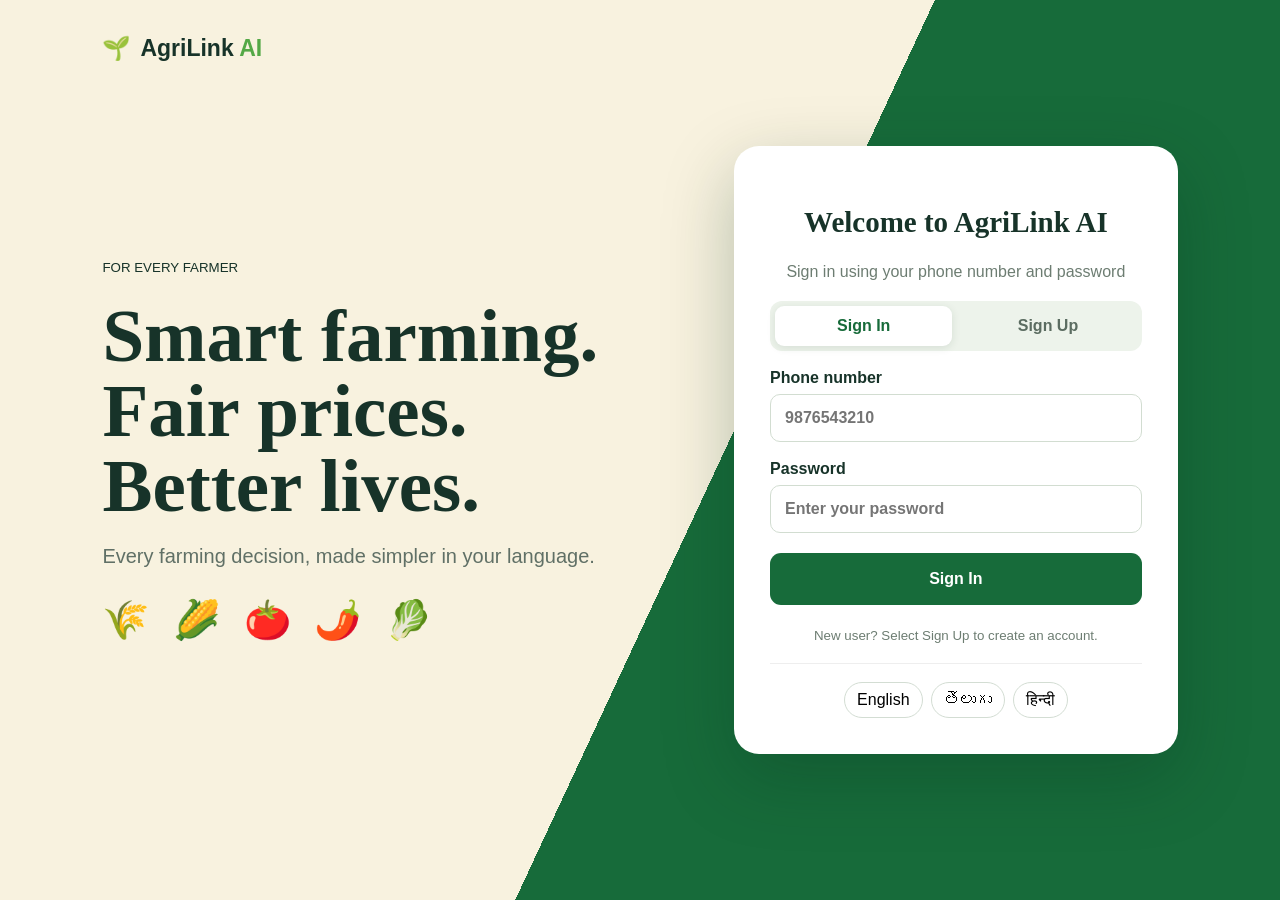
<file: src/main/resources/static/index.html>
<!doctype html>
<html lang="en">
  <head>
    <meta charset="UTF-8" />
    <meta name="viewport" content="width=device-width,initial-scale=1" />
    <meta name="description" content="AgriLink AI helps farmers find buyers, share transport, calculate profit and make better harvest decisions." />
    <meta name="robots" content="index,follow" />
    <meta name="theme-color" content="#176b3a" />
    <meta property="og:title" content="AgriLink AI" />
    <meta property="og:description" content="Smart farming, fair prices and verified buyer matching for every farmer." />
    <meta property="og:type" content="website" />
    <title>AgriLink AI</title>
    <link rel="stylesheet" href="style.css?v=3" />
  </head>
  <body>
    <main id="login" class="screen login">
      <div class="brand">
        🌱 <b>AgriLink <i>AI</i></b>
      </div>
      <section class="intro">
        <small>FOR EVERY FARMER</small>
        <h1 id="tagline">Smart farming. Fair prices. Better lives.</h1>
        <p id="introText">
          Every farming decision, made simpler in your language.
        </p>
        <div class="crops">🌾 🌽 🍅 🌶️ 🥬</div>
      </section>
      <section class="panel">
        <h2 id="welcome">Welcome to AgriLink AI</h2>
        <p id="safeText">Sign in using your phone number and password</p>
        <div class="authTabs" role="tablist">
          <button id="signInTab" class="active" type="button" onclick="showAuthMode('signin')">Sign In</button>
          <button id="signUpTab" type="button" onclick="showAuthMode('signup')">Sign Up</button>
        </div>
        <form id="signInForm" class="authForm">
          <label><span id="mobileLabel">Phone number</span>
            <input id="loginMobile" inputmode="numeric" maxlength="10" autocomplete="username" placeholder="9876543210" required />
          </label>
          <label>Password
            <input id="loginPassword" type="password" minlength="6" autocomplete="current-password" placeholder="Enter your password" required />
          </label>
          <button id="otpBtn" class="primary" type="submit">Sign In</button>
        </form>
        <form id="signUpForm" class="authForm hidden">
          <label>Full name
            <input id="signupName" maxlength="100" autocomplete="name" placeholder="Ramesh Kumar" required />
          </label>
          <label>Phone number
            <input id="signupMobile" inputmode="numeric" maxlength="10" autocomplete="username" placeholder="9876543210" required />
          </label>
          <label>District
            <input id="signupDistrict" maxlength="100" placeholder="Ongole" />
          </label>
          <label>Password
            <input id="signupPassword" type="password" minlength="6" maxlength="72" autocomplete="new-password" placeholder="Minimum 6 characters" required />
          </label>
          <label>Confirm password
            <input id="signupConfirmPassword" type="password" minlength="6" maxlength="72" autocomplete="new-password" placeholder="Enter password again" required />
          </label>
          <button id="guestBtn" class="primary" type="submit">Create Account</button>
        </form>
        <small id="loginMessage" aria-live="polite">New user? Select Sign Up to create an account.</small>
        <div class="languages">
          <button onclick="changeLanguage('en')">English</button
          ><button onclick="changeLanguage('te')">తెలుగు</button
          ><button onclick="changeLanguage('hi')">हिन्दी</button>
        </div>
      </section>
    </main>
    <main id="setup" class="screen setup hidden">
      <section class="panel">
        <div class="pin">📍</div>
        <h2 id="locationTitle">Location & Language</h2>
        <p id="chooseText">Choose your language. You can change it later.</p>
        <div class="detected">
          📍
          <span
            ><small id="detectedLabel">DETECTED LOCATION</small
            ><b id="placeText">Location not detected yet</b></span
          ><span id="locationStatusIcon">…</span>
        </div>
        <div class="suggest">
          🌐
          <span id="suggestText"
            >We detected Telangana. Continue in Telugu?</span
          >
        </div>
        <button id="yesBtn" class="primary" onclick="continueTelugu()">
          Yes, continue in Telugu</button
        ><button id="detectLocationBtn" class="secondary" type="button" onclick="requestDeviceLocation()">
          📍 Detect My Location
        </button>
        <small id="locationPrivacy" class="privacyNote">Your browser will ask permission. Your coordinates and detected place are saved to your account.</small>
        <button
          id="otherBtn"
          class="secondary"
          onclick="showScreen('dashboard')"
        >
          Choose another language
        </button>
        <div class="languages">
          <button onclick="changeLanguage('en')">English</button
          ><button onclick="changeLanguage('te')">తెలుగు</button
          ><button onclick="changeLanguage('hi')">हिन्दी</button>
        </div>
      </section>
    </main>
    <main id="dashboard" class="screen hidden">
      <header>
        <div class="brand">
          🌱 <b>AgriLink <i>AI</i></b>
        </div>
        <div class="headerActions">
          <select id="langSelect" onchange="changeLanguage(this.value)">
            <option value="en">English</option>
            <option value="te">తెలుగు</option>
            <option value="hi">हिन्दी</option>
          </select>
          <button class="logoutBtn" type="button" onclick="logout()">Sign Out</button>
        </div>
      </header>
      <section class="hero">
        <div>
          <small>☀️ 29°C</small>
          <h1 id="hello">Namaste, Ramesh!</h1>
          <p id="question">What would you like to do today?</p>
          <button id="dashboardLocation" class="locationChip" type="button" onclick="requestDeviceLocation()">📍 Detect location</button>
        </div>
        <span>🌾🚜</span>
      </section>
      <section class="content">
        <h2 id="servicesTitle">Everything your farm needs</h2>
        <p id="tapText">Tap any card to get started</p>
        <div id="serviceGrid" class="grid"></div>
        <div class="tip">
          💡
          <span
            ><b id="tipTitle">Today's farming tip</b>
            <p id="tipText">
              Light rain is expected tomorrow. Complete spraying before 3 PM.
            </p></span
          >
        </div>
      </section>
    </main>
    <main id="service" class="screen hidden">
      <header>
        <div class="brand">
          🌱 <b>AgriLink <i>AI</i></b>
        </div>
      </header>
      <section class="content">
        <button id="backBtn" class="back" onclick="showScreen('dashboard')">
          ← Back to services
        </button>
        <div class="serviceHeading">
          <span id="serviceIcon"></span>
          <div>
            <h1 id="serviceName"></h1>
            <p id="serviceDescription"></p>
          </div>
        </div>
        <div class="workspace">
          <form id="serviceForm">
            <h2 id="enterTitle">Enter your details</h2>
            <div id="formFields"></div>
            <button id="resultBtn" class="primary">Show Result</button>
          </form>
          <section id="resultBox" class="result">
            <div class="empty">
              🌱
              <h3 id="emptyText">Your result will appear here</h3>
            </div>
          </section>
        </div>
      </section>
    </main>
    <script src="script.js?v=3"></script>
  </body>
</html>
</file>
<file: src/main/resources/static/style.css>
:root {
  --green: #176b3a;
  --dark: #123e2a;
  --text: #173329;
}
* {
  box-sizing: border-box;
}
body {
  margin: 0;
  background: #f7faf4;
  color: var(--text);
  font-family: Arial, "Noto Sans Telugu", sans-serif;
}
button,
input,
select {
  font: inherit;
}
button {
  cursor: pointer;
}
.hidden {
  display: none !important;
}
.brand {
  display: flex;
  align-items: center;
  gap: 9px;
  font-size: 23px;
}
.brand i {
  color: #54a846;
  font-style: normal;
}
.login {
  min-height: 100vh;
  display: grid;
  grid-template-columns: 1.1fr 0.9fr;
  gap: 7vw;
  align-items: center;
  padding: 8vw;
  background: linear-gradient(115deg, #f8f2df 0 55%, #176b3a 55%);
  position: relative;
}
.login > .brand {
  position: absolute;
  top: 35px;
  left: 8vw;
}
.intro h1 {
  font:
    800 clamp(43px, 6vw, 75px)/1 Georgia,
    serif;
  margin: 22px 0;
}
.intro p {
  font-size: 20px;
  color: #607066;
}
.crops {
  font-size: 38px;
  word-spacing: 13px;
  margin-top: 30px;
}
.panel {
  width: 100%;
  max-width: 470px;
  background: #fff;
  border-radius: 25px;
  padding: 36px;
  box-shadow: 0 24px 70px #092f1d45;
  text-align: center;
  justify-self: center;
}
.panel h2 {
  font:
    700 29px Georgia,
    serif;
}
.panel > p {
  color: #6d7d72;
}
#loginMessage { display:block; color:#6d7d72; margin:10px 0; line-height:1.4; }
.error { color:#b3261e; background:#fff0ee; padding:12px; border-radius:10px; }
.successMessage { color:#176b3a; background:#edf7ec; padding:12px; border-radius:10px; }
.authTabs { display:grid; grid-template-columns:1fr 1fr; gap:7px; background:#edf3eb; padding:5px; border-radius:12px; margin:20px 0 10px; }
.authTabs button { border:0; border-radius:9px; padding:11px; background:transparent; color:#5b6c61; font-weight:bold; }
.authTabs button.active { background:#fff; color:var(--green); box-shadow:0 2px 8px #173e261c; }
.authForm { text-align:left; }
.authForm .primary { margin-top:20px; }
.headerActions { display:flex; align-items:center; gap:10px; }
.logoutBtn { padding:9px 13px; border:1px solid #c5d5c5; border-radius:9px; color:var(--green); background:#fff; font-weight:bold; }
#loginMessage { display:block; color:#6d7d72; margin:10px 0; line-height:1.4; }
.loading { opacity:.65; pointer-events:none; }
.error { color:#b3261e; background:#fff0ee; padding:12px; border-radius:10px; }
.panel label,
.workspace label {
  display: grid;
  gap: 7px;
  text-align: left;
  font-weight: bold;
  margin-top: 18px;
}
.panel input,
.workspace input {
  width: 100%;
  padding: 14px;
  border: 1px solid #d2ddd1;
  border-radius: 10px;
}
.primary,
.secondary {
  width: 100%;
  min-height: 52px;
  padding: 14px;
  border-radius: 11px;
  font-weight: bold;
  margin: 12px 0;
  line-height: 1.4;
}
.primary {
  border: 0;
  background: var(--green);
  color: #fff;
}
.secondary {
  border: 1px solid #a9c4ad;
  background: #fff;
  color: var(--green);
}
.link {
  border: 0;
  background: none;
  color: var(--green);
  font-weight: bold;
  margin: 7px;
}
.languages {
  display: flex;
  gap: 8px;
  justify-content: center;
  border-top: 1px solid #eee;
  padding-top: 18px;
  margin-top: 18px;
}
.languages button {
  padding: 8px 12px;
  border: 1px solid #d3ddd3;
  border-radius: 20px;
  background: #fff;
}
.setup {
  min-height: 100vh;
  display: grid;
  place-items: center;
  padding: 24px;
  background: radial-gradient(circle at top, #d7ecc4, transparent 40%), #f5f7ef;
}
.pin {
  font-size: 28px;
}
.detected,
.suggest {
  display: flex;
  gap: 12px;
  align-items: center;
  text-align: left;
  padding: 14px;
  border-radius: 13px;
  margin: 20px 0;
  line-height: 1.55;
}
.detected {
  background: #eef5eb;
}
.detected span {
  display: grid;
  flex: 1;
}
.detected small {
  font-size: 10px;
}
.suggest {
  background: #fff7dc;
  border: 1px solid #efd88c;
}
.privacyNote {
  display: block;
  color: #66756b;
  line-height: 1.45;
  margin: -4px 4px 12px;
}
.locationChip {
  display: inline-flex;
  align-items: center;
  max-width: min(100%, 440px);
  padding: 9px 13px;
  border: 1px solid #ffffff70;
  border-radius: 999px;
  color: #fff;
  background: #082f1c70;
  font-weight: bold;
  text-align: left;
}
.locationChip:disabled { opacity: .7; }
header {
  height: 74px;
  padding: 0 5vw;
  background: #fff;
  display: flex;
  align-items: center;
  justify-content: space-between;
  position: sticky;
  top: 0;
  z-index: 5;
  border-bottom: 1px solid #e1e9df;
}
header select {
  padding: 9px;
  border: 1px solid #d5ded4;
  border-radius: 9px;
}
.hero {
  min-height: 250px;
  padding: 48px 7vw;
  color: #fff;
  background:
    linear-gradient(110deg, #113f29df, #237b47d9),
    url("https://agrilink-ai.well-hippo-1248.chatgpt.site/paddy-field-background.png")
      center/cover;
  display: flex;
  justify-content: space-between;
  align-items: center;
}
.hero h1 {
  font:
    700 clamp(35px, 5vw, 54px) Georgia,
    serif;
  margin: 20px 0 7px;
}
.hero p {
  font-size: 20px;
}
.hero > span {
  font-size: 85px;
}
.content {
  max-width: 1240px;
  margin: auto;
  padding: 42px 28px 90px;
  position: relative;
}
.content:before {
  content: "";
  position: absolute;
  inset: 0;
  z-index: -2;
  background: url("https://agrilink-ai.well-hippo-1248.chatgpt.site/paddy-field-background.png")
    center/cover fixed;
  filter: blur(7px);
  opacity: 0.16;
}
.content:after {
  content: "";
  position: absolute;
  inset: 0;
  z-index: -1;
  background: #f7faf4db;
}
.content > h2 {
  font:
    700 32px Georgia,
    serif;
  margin-bottom: 5px;
}
.grid {
  display: grid;
  grid-template-columns: repeat(4, 1fr);
  gap: 18px;
  margin-top: 24px;
  align-items: stretch;
}
.card {
  display: flex;
  flex-direction: column;
  text-align: left;
  min-height: 310px;
  padding: 25px;
  border: 1px solid #dce6da;
  border-radius: 18px;
  background: #fff;
  box-shadow: 0 7px 22px #173e2613;
  transition: 0.2s;
}
.card:hover {
  transform: translateY(-5px);
}
.card .icon,
.serviceHeading > span {
  display: grid;
  place-items: center;
  width: 52px;
  height: 52px;
  border-radius: 15px;
  background: #def0d3;
  font-size: 25px;
}
.card h3 {
  font:
    700 20px Georgia,
    serif;
  line-height: 1.3;
  margin: 20px 0 12px;
}
.card p {
  flex: 1;
  color: #69796e;
  line-height: 1.65;
  margin: 0 0 20px;
}
.card b {
  margin-top: auto;
  padding-top: 13px;
  border-top: 1px solid #e5ede3;
  color: var(--green);
}
.tip {
  display: flex;
  gap: 15px;
  align-items: center;
  background: #edf6e6;
  border: 1px solid #d2e6ca;
  border-radius: 15px;
  padding: 18px;
  margin-top: 24px;
}
.tip p {
  margin: 5px 0;
}
.back {
  border: 0;
  background: none;
  color: var(--green);
  font-weight: bold;
}
.serviceHeading {
  display: flex;
  gap: 18px;
  align-items: center;
  margin: 28px 0;
}
.serviceHeading h1 {
  font:
    700 35px Georgia,
    serif;
  margin: 5px 0;
}
.serviceHeading p {
  margin: 0;
}
.workspace {
  display: grid;
  grid-template-columns: 1fr 1fr;
  gap: 24px;
}
.workspace form,
.result {
  background: #fff;
  border: 1px solid #dfe8dd;
  border-radius: 19px;
  padding: 28px;
  box-shadow: 0 8px 25px #173e2613;
}
.workspace form h2 {
  margin-top: 0;
}
.result {
  display: grid;
  place-items: center;
  min-height: 430px;
  background: linear-gradient(145deg, #fff, #f0f7eb);
}
.empty {
  text-align: center;
  font-size: 55px;
  color: #6f7f73;
}
.empty h3 {
  font-size: 20px;
  color: var(--text);
}
.analysis {
  width: 100%;
}
.success,
.green {
  color: #258140;
}
.row {
  display: flex;
  justify-content: space-between;
  gap: 20px;
  padding: 16px 0;
  border-bottom: 1px solid #e5ece4;
}
.row b {
  text-align: right;
}
.note {
  font-size: 12px;
  background: #fff7d9;
  padding: 12px;
  border-radius: 10px;
  color: #796b3c;
  margin-top: 20px;
}
@media (max-width: 900px) {
  .login {
    grid-template-columns: 1fr;
    padding: 110px 24px 45px;
    background: linear-gradient(155deg, #f8f2df 0 48%, #176b3a 48%);
  }
  .intro {
    text-align: center;
  }
  .grid {
    grid-template-columns: repeat(2, 1fr);
  }
  .workspace {
    grid-template-columns: 1fr;
  }
}
@media (max-width: 600px) {
  .panel {
    padding: 25px;
  }
  .intro h1 {
    font-size: 43px;
  }
  .grid {
    grid-template-columns: 1fr;
  }
  .card {
    min-height: 285px;
  }
  .hero {
    padding: 35px 22px;
  }
  .hero > span {
    display: none;
  }
  .content {
    padding: 28px 16px 70px;
  }
  .serviceHeading h1 {
    font-size: 28px;
  }
  header {
    padding: 0 14px;
  }
  .brand {
    font-size: 17px;
  }
}

.autocompleteContainer {
  position: relative;
  width: 100%;
}
.suggestionsList {
  position: absolute;
  top: 100%;
  left: 0;
  right: 0;
  z-index: 1000;
  background: #ffffff;
  border: 1.5px solid var(--green);
  border-radius: 12px;
  box-shadow: 0 12px 32px rgba(9, 47, 29, 0.2);
  margin-top: 5px;
  max-height: 220px;
  overflow-y: auto;
  padding: 4px 0;
  list-style: none;
}
.suggestionsList li {
  padding: 11px 15px;
  cursor: pointer;
  font-size: 14px;
  color: var(--text);
  display: flex;
  align-items: center;
  gap: 8px;
  transition: background 0.15s ease;
}
.suggestionsList li:hover,
.suggestionsList li.active {
  background: #edf7ec;
  color: var(--green);
  font-weight: bold;
}
</file>
